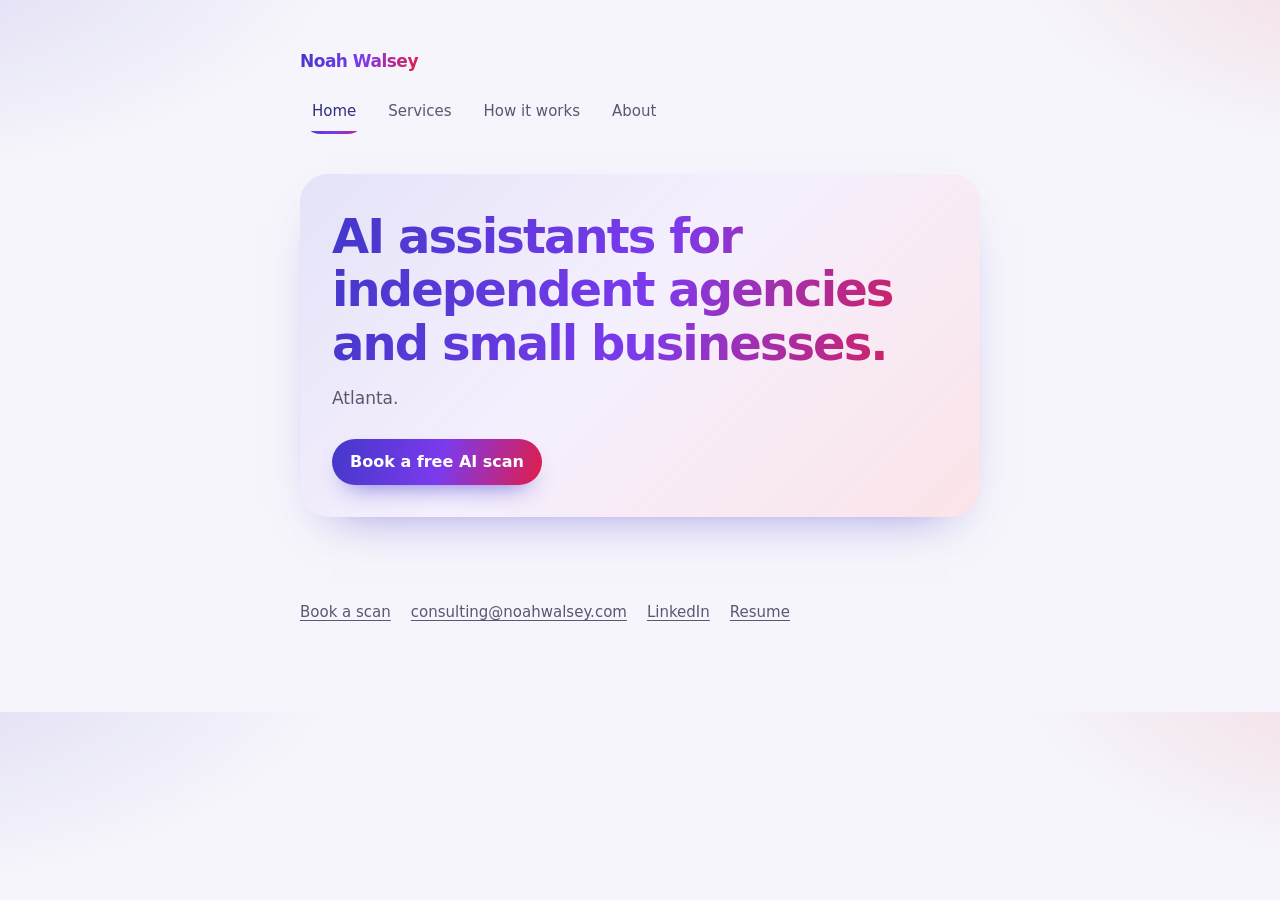
<file: index.html>
<!doctype html>
<html lang="en">
<head>
<meta charset="utf-8">
<meta name="viewport" content="width=device-width, initial-scale=1">
<title>Noah Walsey</title>
<meta name="description" content="AI assistants for independent agencies and small businesses. Atlanta.">
<meta property="og:title" content="Noah Walsey">
<meta property="og:description" content="AI assistants for independent agencies and small businesses. Atlanta.">
<meta property="og:url" content="https://noahwalsey.com/">
<meta property="og:image" content="https://noahwalsey.com/og-image.png">
<meta name="theme-color" content="#ffffff">
<meta name="color-scheme" content="light">
<link rel="icon" href="assets/favicon.svg" type="image/svg+xml">
<link rel="stylesheet" href="assets/style.css">
</head>
<body>
<a class="skip" href="#main">Skip to content</a>
<div class="page">
  <header class="top">
    <a class="brand" href="#home">Noah Walsey</a>
    <div class="tablist" role="tablist" aria-label="Sections">
      <button type="button" role="tab" id="tab-home" aria-controls="panel-home" aria-selected="true" tabindex="0" data-tab="home">Home</button>
      <button type="button" role="tab" id="tab-services" aria-controls="panel-services" aria-selected="false" tabindex="-1" data-tab="services">Services</button>
      <button type="button" role="tab" id="tab-how" aria-controls="panel-how" aria-selected="false" tabindex="-1" data-tab="how">How it works</button>
      <button type="button" role="tab" id="tab-about" aria-controls="panel-about" aria-selected="false" tabindex="-1" data-tab="about">About</button>
    </div>
  </header>

  <main id="main" tabindex="-1">
    <section role="tabpanel" id="panel-home" aria-labelledby="tab-home">
      <h1>AI assistants for independent agencies and small businesses.</h1>
      <p class="quiet">Atlanta.</p>
      <p class="links"><a class="btn" href="https://calendly.com/noahwalsey/free-20-minute-ai-scan" target="_blank" rel="noopener">Book a free AI scan</a></p>
    </section>

    <section role="tabpanel" id="panel-services" aria-labelledby="tab-services" hidden>
      <div class="tablist sub" role="tablist" aria-label="Service groups">
        <button type="button" role="tab" id="tab-answer" aria-controls="cat-answer" aria-selected="true" tabindex="0" data-cat="answer">Answer &amp; book</button>
        <button type="button" role="tab" id="tab-follow" aria-controls="cat-follow" aria-selected="false" tabindex="-1" data-cat="follow">Follow-up</button>
        <button type="button" role="tab" id="tab-signals" aria-controls="cat-signals" aria-selected="false" tabindex="-1" data-cat="signals">Lead signals</button>
      </div>

      <div role="tabpanel" id="cat-answer" aria-labelledby="tab-answer">
        <div class="item" id="voice" data-cat="answer">
          <button type="button" class="item-btn" aria-expanded="false" aria-controls="voice-panel">Voice receptionist</button>
          <div class="detail" id="voice-panel" hidden>
            <p>A missed call gets a text you already approved. The phone assistant stays inside your script.</p>
            <p class="ex">Example: “Sorry we missed you. This is [Agency].”</p>
          </div>
        </div>
        <div class="item" id="inbox" data-cat="answer">
          <button type="button" class="item-btn" aria-expanded="false" aria-controls="inbox-panel">Inbox triage</button>
          <div class="detail" id="inbox-panel" hidden>
            <p>Mail is labeled quote, claim, service, or junk. Claims and money wait for a person.</p>
            <p class="ex">Example: “Can you send renewal options?” lands as a quote.</p>
          </div>
        </div>
        <div class="item" id="chief" data-cat="answer">
          <button type="button" class="item-btn" aria-expanded="false" aria-controls="chief-panel">Chief of Staff</button>
          <div class="detail" id="chief-panel" hidden>
            <p>The team asks in plain words. Anything sent to another person waits for a yes.</p>
          </div>
        </div>
      </div>

      <div role="tabpanel" id="cat-follow" aria-labelledby="tab-follow" hidden>
        <div class="item" id="follow-up" data-cat="follow">
          <button type="button" class="item-btn" aria-expanded="false" aria-controls="follow-panel">Lead follow-up</button>
          <div class="detail" id="follow-panel" hidden>
            <p>New leads get a short sequence until they book or ask you to stop.</p>
            <p class="ex">Example: day 0, day 2, then a last note.</p>
          </div>
        </div>
        <div class="item" id="renewals" data-cat="follow">
          <button type="button" class="item-btn" aria-expanded="false" aria-controls="renewals-panel">Renewal reminders</button>
          <div class="detail" id="renewals-panel" hidden>
            <p>60, 30, and 14 days become a call list and a draft. You decide what can send.</p>
          </div>
        </div>
        <div class="item" id="social" data-cat="follow">
          <button type="button" class="item-btn" aria-expanded="false" aria-controls="social-panel">Social media</button>
          <div class="detail" id="social-panel" hidden>
            <p>A short video posts only after you approve the clip and the caption.</p>
          </div>
        </div>
        <div class="item" id="report" data-cat="follow">
          <button type="button" class="item-btn" aria-expanded="false" aria-controls="report-panel">Weekly report</button>
          <div class="detail" id="report-panel" hidden>
            <p>One Monday email: what came in, what is waiting, and what is unknown.</p>
            <p class="ex">Example figures only. Not a real week.</p>
          </div>
        </div>
      </div>

      <div role="tabpanel" id="cat-signals" aria-labelledby="tab-signals" hidden>
        <div class="item" id="signal-desk" data-cat="signals">
          <button type="button" class="item-btn" aria-expanded="false" aria-controls="signal-panel">Signal Desk</button>
          <div class="detail" id="signal-panel" hidden>
            <p>Watches public records, such as new licenses, permits, and funding rounds. You get a daily list, with the reason each lead is on it.</p>
            <ul class="examples">
              <li>Comp Clock. Example employer, renewal inside 90 days.</li>
              <li>Fresh Raise. Example company, funding notice this month.</li>
              <li>New Agencies. Example agency, license issued this month.</li>
              <li>Storm Desk. Example county, hail report in the last 30 days.</li>
            </ul>
            <p class="ex">Example rows. Not real leads.</p>
          </div>
        </div>
      </div>
    </section>

    <section role="tabpanel" id="panel-how" aria-labelledby="tab-how" hidden>
      <ol class="steps">
        <li><b>Scan.</b> Twenty free minutes. I’ll say if it isn’t a fit.</li>
        <li><b>Pilot.</b> One workflow. Fixed fee, quoted after the scan.</li>
        <li><b>Handoff.</b> You own it, or I run it.</li>
      </ol>
      <h2>Request a call back</h2>
      <form id="callback">
        <label for="cb-name">Name</label>
        <input id="cb-name" name="name" type="text" required autocomplete="name">
        <label for="cb-phone">Phone</label>
        <input id="cb-phone" name="phone" type="tel" required autocomplete="tel">
        <label for="cb-need">What you need</label>
        <textarea id="cb-need" name="need" required></textarea>
        <button class="btn" type="submit">Request a call back</button>
        <p class="note" id="callback-status" role="status">Opens an email to consulting@noahwalsey.com. Nothing is stored here.</p>
      </form>
    </section>

    <section role="tabpanel" id="panel-about" aria-labelledby="tab-about" hidden>
      <img src="assets/noah.jpg" alt="Noah Walsey" width="400" height="400">
      <p>Risk Management at the University of Georgia, B.B.A. May 2027. I work part-time in insurance operations.</p>
      <p class="links"><a href="assets/Noah_Walsey_Resume.pdf">Resume</a> <a href="https://www.linkedin.com/in/noah-walsey-4870ba28a" target="_blank" rel="noopener">LinkedIn</a></p>
      <p class="quiet">Open to roles in Atlanta, May 2027.</p>
    </section>
  </main>

  <footer>
    <a href="https://calendly.com/noahwalsey/free-20-minute-ai-scan" target="_blank" rel="noopener">Book a scan</a>
    <a href="mailto:consulting@noahwalsey.com">consulting@noahwalsey.com</a>
    <a href="https://www.linkedin.com/in/noah-walsey-4870ba28a" target="_blank" rel="noopener">LinkedIn</a>
    <a href="assets/Noah_Walsey_Resume.pdf">Resume</a>
  </footer>
</div>
<script src="assets/app.js" defer></script>
</body>
</html>
</file>
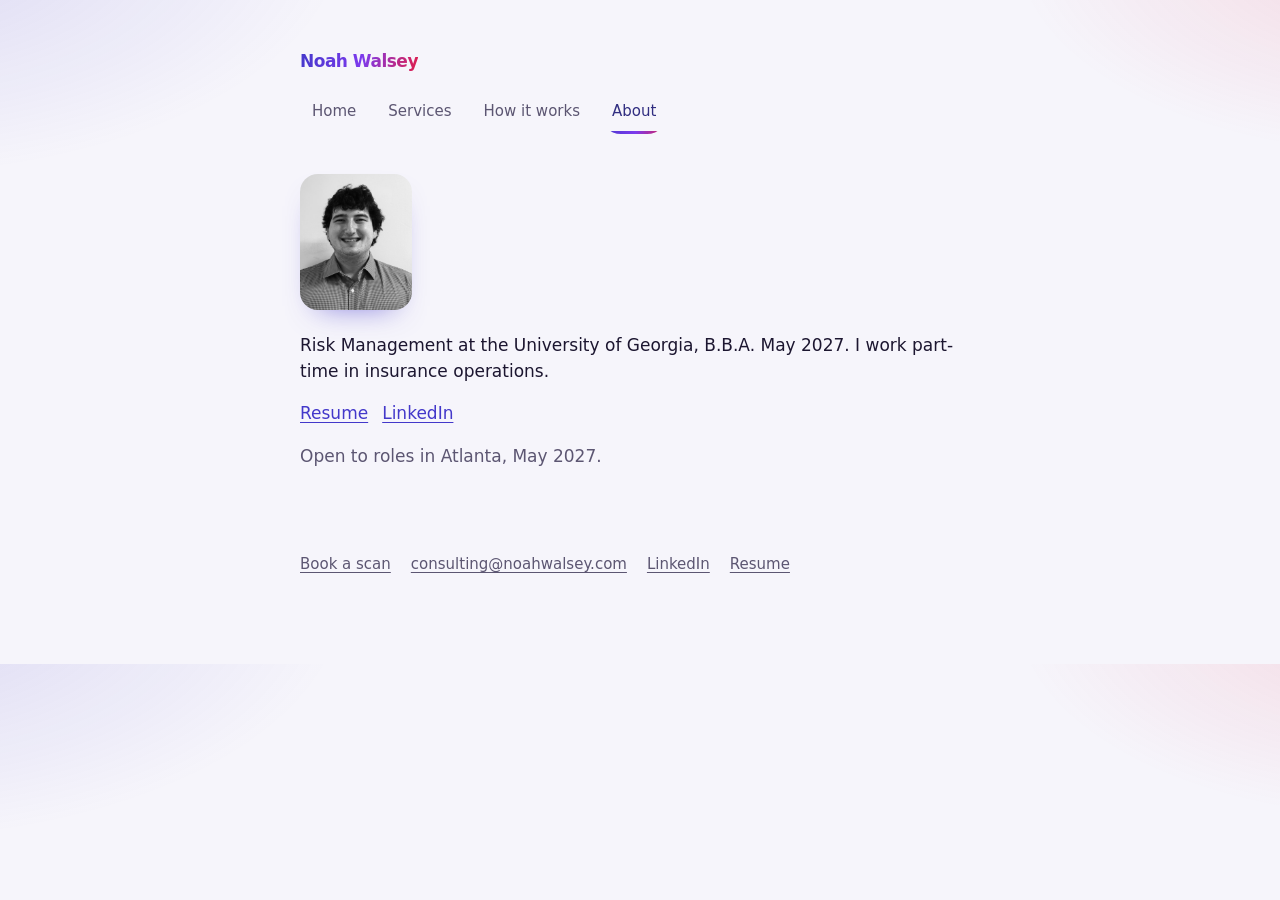
<file: about.html>
<!doctype html>
<html lang="en">
<head>
<meta charset="utf-8">
<meta http-equiv="refresh" content="0; url=index.html#about">
<link rel="canonical" href="https://noahwalsey.com/#about">
<title>About · Noah Walsey</title>
<script>location.replace("index.html#about");</script>
</head>
<body><p><a href="index.html#about">About</a></p></body>
</html>
</file>
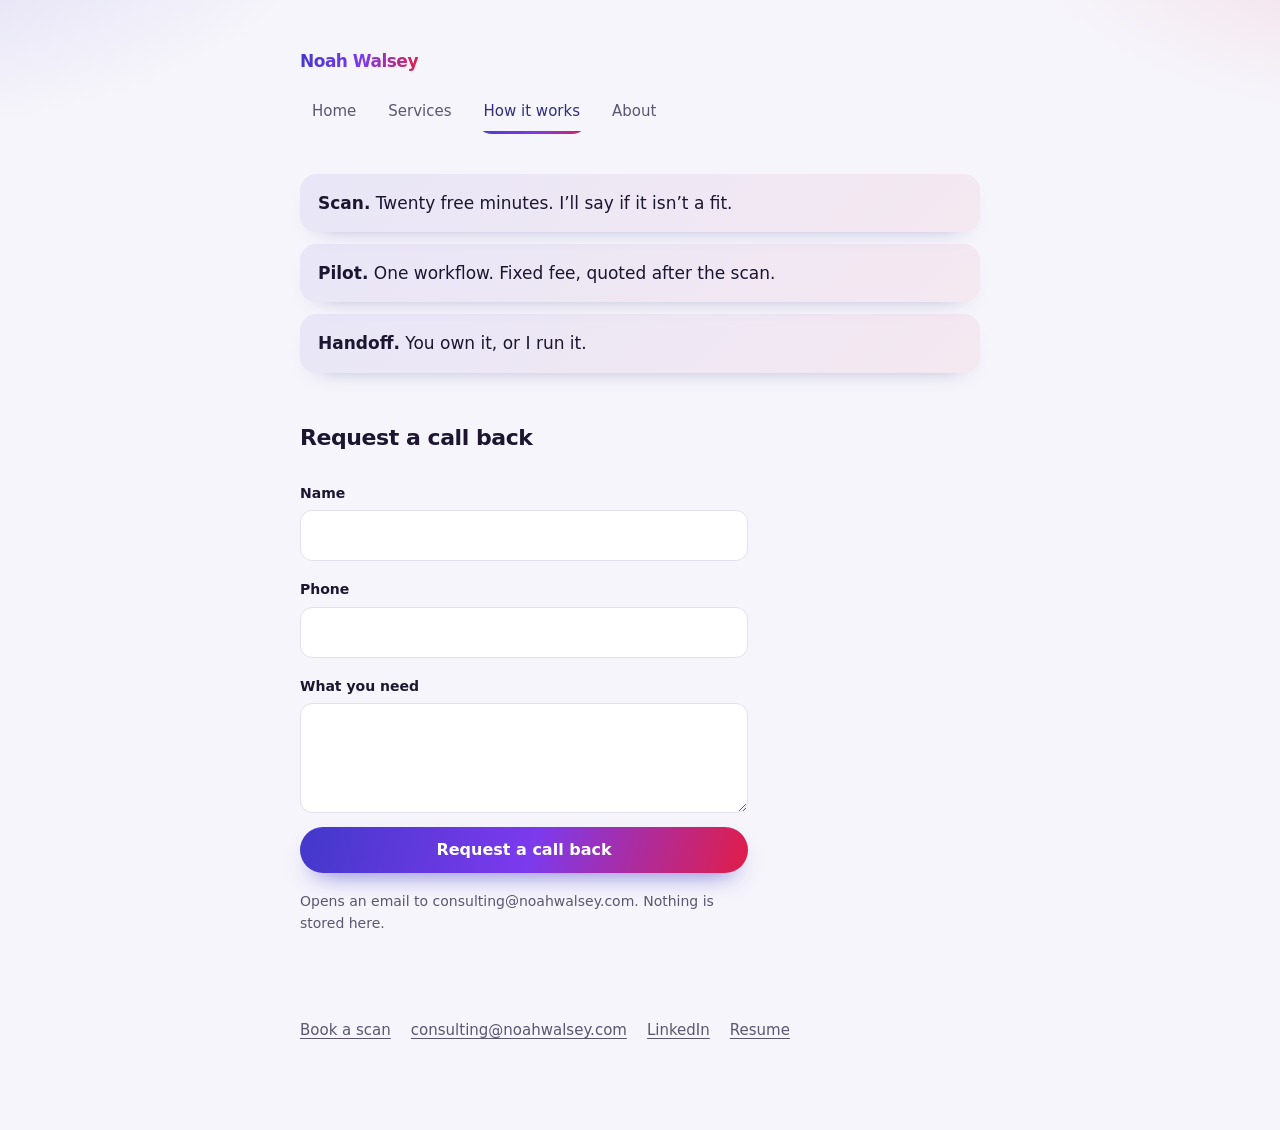
<file: how-it-works.html>
<!doctype html>
<html lang="en">
<head>
<meta charset="utf-8">
<meta http-equiv="refresh" content="0; url=index.html#how">
<link rel="canonical" href="https://noahwalsey.com/#how">
<title>How it works · Noah Walsey</title>
<script>location.replace("index.html#how");</script>
</head>
<body><p><a href="index.html#how">How it works</a></p></body>
</html>
</file>
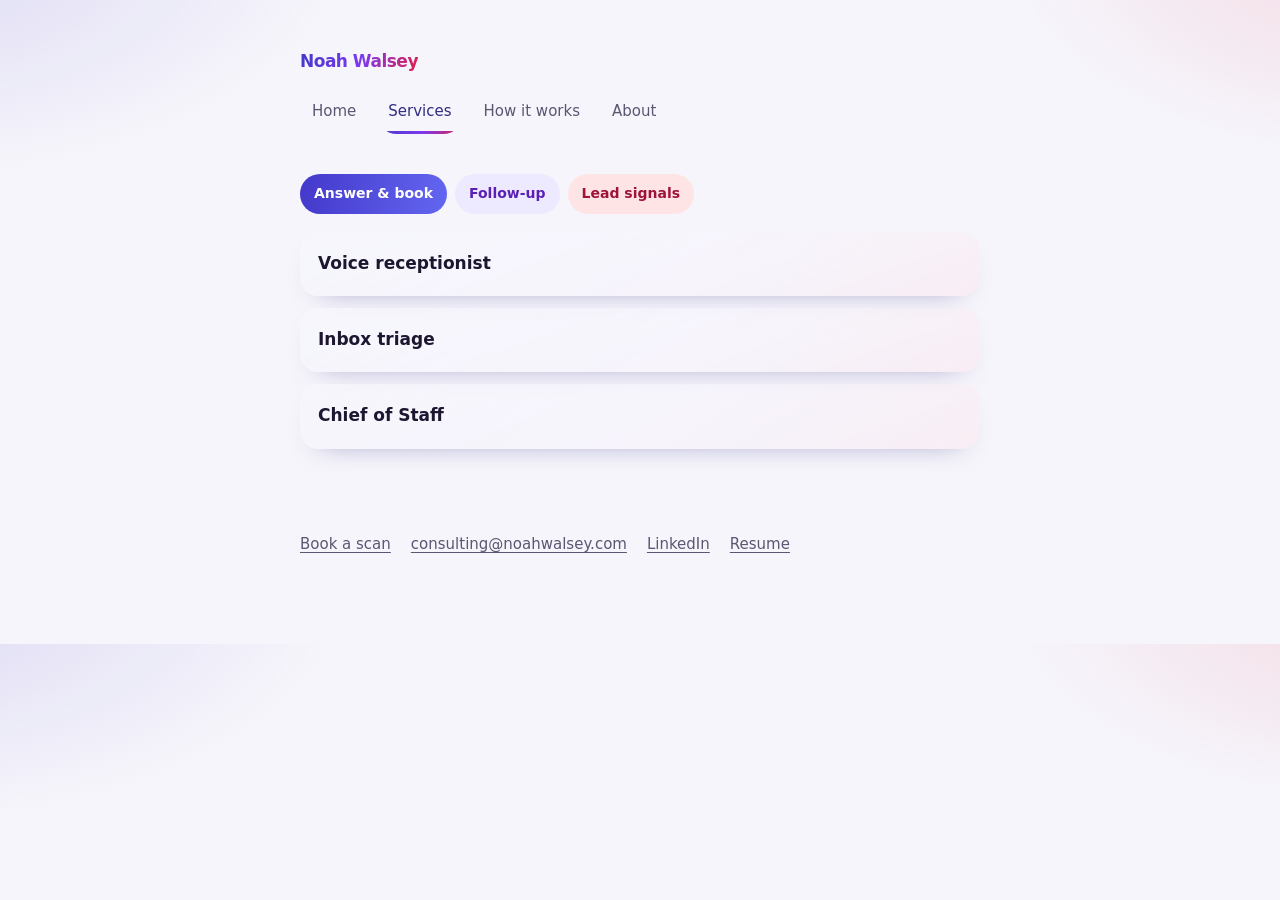
<file: services.html>
<!doctype html>
<html lang="en">
<head>
<meta charset="utf-8">
<meta http-equiv="refresh" content="0; url=index.html#services">
<link rel="canonical" href="https://noahwalsey.com/#services">
<title>Services · Noah Walsey</title>
<script>location.replace("index.html#services");</script>
</head>
<body><p><a href="index.html#services">Services</a></p></body>
</html>
</file>
<file: assets/style.css>
:root {
  color-scheme: light;
  --ink: #1c1630;
  --muted: #5c5672;
  --indigo: #4338ca;
  --violet: #7c3aed;
  --coral: #e11d48;
  --grad: linear-gradient(105deg, #4338ca 0%, #7c3aed 52%, #e11d48 100%);
}
* { box-sizing: border-box; }
html { scroll-behavior: smooth; }
body {
  margin: 0;
  color: var(--ink);
  font-family: ui-sans-serif, system-ui, -apple-system, "Segoe UI", Helvetica, Arial, sans-serif;
  font-size: 17px;
  line-height: 1.55;
  -webkit-font-smoothing: antialiased;
  background:
    radial-gradient(820px 420px at -10% -10%, rgba(67, 56, 202, 0.16), transparent 58%),
    radial-gradient(720px 380px at 110% -8%, rgba(225, 29, 72, 0.14), transparent 55%),
    #f6f5fb;
}
.page {
  width: min(680px, calc(100% - 48px));
  margin: 0 auto;
  padding: 48px 0 88px;
}
.skip {
  position: absolute;
  left: 12px;
  top: -60px;
  background: var(--indigo);
  color: #fff;
  padding: 8px 12px;
  border-radius: 8px;
  text-decoration: none;
}
.skip:focus { top: 12px; }
:focus-visible { outline: 2px solid var(--indigo); outline-offset: 3px; }
a { color: inherit; }
h1 {
  margin: 0;
  font-size: clamp(34px, 5.4vw, 48px);
  font-weight: 650;
  letter-spacing: -0.04em;
  line-height: 1.12;
  color: #312e81;
}
h2 {
  margin: 48px 0 16px;
  font-size: 22px;
  font-weight: 600;
  letter-spacing: -0.02em;
}
p { margin: 0; }
.quiet { margin-top: 14px; color: var(--muted); }
.links { margin-top: 28px; display: flex; flex-wrap: wrap; gap: 14px; }

.top { margin-bottom: 40px; }
.brand {
  display: inline-block;
  margin-bottom: 18px;
  font-weight: 650;
  letter-spacing: -0.03em;
  text-decoration: none;
  background: var(--grad);
  -webkit-background-clip: text;
  background-clip: text;
  color: #312e81;
}
@supports ((-webkit-background-clip: text) or (background-clip: text)) {
  .brand, #panel-home h1 {
    background: var(--grad);
    -webkit-background-clip: text;
    background-clip: text;
    color: transparent;
  }
}

.tablist { display: flex; flex-wrap: wrap; gap: 6px 8px; }
.top .tablist button {
  font: inherit;
  font-size: 15px;
  color: var(--muted);
  background: transparent;
  border: 0;
  border-radius: 999px;
  padding: 8px 12px 10px;
  cursor: pointer;
}
.top .tablist button:hover { color: var(--indigo); background: rgba(67, 56, 202, 0.06); }
.top .tablist button[aria-selected="true"] {
  color: #312e81;
  background-image: var(--grad);
  background-size: 100% 3px;
  background-repeat: no-repeat;
  background-position: left bottom;
  background-color: transparent;
}

.sub { margin: 0 0 18px; }
.sub button {
  font: inherit;
  font-size: 14px;
  font-weight: 600;
  min-height: 40px;
  padding: 0 14px;
  border: 0;
  border-radius: 999px;
  cursor: pointer;
}
#tab-answer { background: #e0e7ff; color: #312e81; }
#tab-follow { background: #ede9fe; color: #5b21b6; }
#tab-signals { background: #ffe4e6; color: #9f1239; }
#tab-answer:hover, #tab-follow:hover, #tab-signals:hover { filter: brightness(0.97); transform: translateY(-1px); }
#tab-answer[aria-selected="true"] { background: linear-gradient(100deg, #4338ca, #6366f1); color: #fff; }
#tab-follow[aria-selected="true"] { background: linear-gradient(100deg, #6d28d9, #7c3aed); color: #fff; }
#tab-signals[aria-selected="true"] { background: linear-gradient(100deg, #be123c, #e11d48); color: #fff; }

#panel-home {
  padding: 36px 32px 32px;
  border-radius: 28px;
  background:
    linear-gradient(135deg, rgba(67, 56, 202, 0.14), rgba(124, 58, 237, 0.08) 46%, rgba(225, 29, 72, 0.12)),
    #fff;
  box-shadow: 0 22px 50px -32px rgba(67, 56, 202, 0.65);
}

#panel-services [role="tabpanel"] { display: grid; gap: 12px; }
#panel-services [role="tabpanel"][hidden] { display: none; }
.item {
  border: 0;
  border-radius: 18px;
  padding: 2px 18px 4px;
  background:
    linear-gradient(160deg, rgba(255, 255, 255, 0.7), rgba(255, 255, 255, 0.35)),
    linear-gradient(145deg, rgba(67, 56, 202, 0.1), rgba(124, 58, 237, 0.06) 55%, rgba(225, 29, 72, 0.08));
  box-shadow: 0 12px 28px -20px rgba(49, 46, 129, 0.55);
}
#cat-follow .item {
  background:
    linear-gradient(160deg, rgba(255, 255, 255, 0.72), rgba(255, 255, 255, 0.3)),
    linear-gradient(145deg, rgba(124, 58, 237, 0.12), rgba(99, 102, 241, 0.06));
}
#cat-signals .item {
  background:
    linear-gradient(160deg, rgba(255, 255, 255, 0.72), rgba(255, 255, 255, 0.3)),
    linear-gradient(145deg, rgba(225, 29, 72, 0.12), rgba(244, 114, 182, 0.08));
}
.item:hover {
  transform: translateY(-2px);
  box-shadow: 0 18px 36px -18px rgba(124, 58, 237, 0.45);
}
.item-btn {
  width: 100%;
  text-align: left;
  font: inherit;
  font-weight: 600;
  background: none;
  border: 0;
  padding: 16px 0;
  cursor: pointer;
  color: var(--ink);
}
.item-btn:hover { color: var(--indigo); }
#cat-follow .item-btn:hover { color: var(--violet); }
#cat-signals .item-btn:hover { color: var(--coral); }
.item-btn[aria-expanded="true"] { color: var(--indigo); }
#cat-follow .item-btn[aria-expanded="true"] { color: var(--violet); }
#cat-signals .item-btn[aria-expanded="true"] { color: #be123c; }
.detail { padding: 0 0 16px; color: #3d3654; }
.detail p + p, .detail ul { margin-top: 10px; }
.ex { color: var(--muted); font-size: 15px; }
.examples { margin: 12px 0 0; padding-left: 1.1rem; }
.examples li { margin: 6px 0; }

.btn {
  display: inline-flex;
  align-items: center;
  justify-content: center;
  min-height: 46px;
  padding: 0 18px;
  border: 0;
  border-radius: 999px;
  background: var(--grad);
  color: #fff;
  font: inherit;
  font-size: 16px;
  font-weight: 650;
  text-decoration: none;
  cursor: pointer;
  box-shadow: 0 12px 26px -14px rgba(67, 56, 202, 0.9);
}
.btn:hover { filter: brightness(1.08); transform: translateY(-1px); box-shadow: 0 16px 30px -12px rgba(225, 29, 72, 0.55); }
form .btn { margin-top: 8px; }

.steps { margin: 8px 0 0; padding: 0; list-style: none; display: grid; gap: 12px; }
.steps li {
  padding: 16px 18px;
  border-radius: 16px;
  background: linear-gradient(135deg, rgba(67, 56, 202, 0.08), rgba(225, 29, 72, 0.06));
  box-shadow: 0 10px 24px -20px rgba(49, 46, 129, 0.7);
}
.steps b { font-weight: 650; }

form { display: grid; gap: 6px; max-width: 28rem; }
label { margin-top: 12px; font-size: 14px; font-weight: 600; }
input, textarea {
  width: 100%;
  font: inherit;
  font-size: 16px;
  color: var(--ink);
  padding: 12px 14px;
  border: 1px solid #e4e1ef;
  border-radius: 12px;
  background: #fff;
}
textarea { min-height: 110px; resize: vertical; }
input:focus, textarea:focus { outline: none; border-color: var(--indigo); box-shadow: 0 0 0 3px rgba(67, 56, 202, 0.15); }
.note { margin-top: 12px; color: var(--muted); font-size: 14px; }

#panel-about img {
  width: 112px;
  height: 136px;
  object-fit: cover;
  margin-bottom: 22px;
  display: block;
  border-radius: 18px;
  box-shadow: 0 14px 30px -18px rgba(67, 56, 202, 0.7);
}
#panel-about p + p { margin-top: 16px; }
#panel-about .links a { color: var(--indigo); text-underline-offset: 3px; }
#panel-about .links a:hover { color: var(--coral); }

footer {
  display: flex;
  flex-wrap: wrap;
  gap: 10px 20px;
  margin-top: 64px;
  padding-top: 20px;
  color: var(--muted);
  font-size: 15px;
}
footer a { text-underline-offset: 3px; }
footer a:hover { color: var(--indigo); }

@media (max-width: 640px) {
  .page { width: min(680px, calc(100% - 32px)); padding-top: 28px; }
  #panel-home { padding: 26px 20px 24px; border-radius: 22px; }
  .item { padding-left: 14px; padding-right: 14px; }
}
@media (prefers-reduced-motion: reduce) {
  html { scroll-behavior: auto; }
  .item:hover, .btn:hover, .sub button:hover { transform: none; }
}
@media (hover: hover) and (pointer: fine) {
  .item, .btn, .sub button { transition: transform 0.18s ease, box-shadow 0.18s ease, filter 0.18s ease, color 0.18s ease; }
}
</file>
